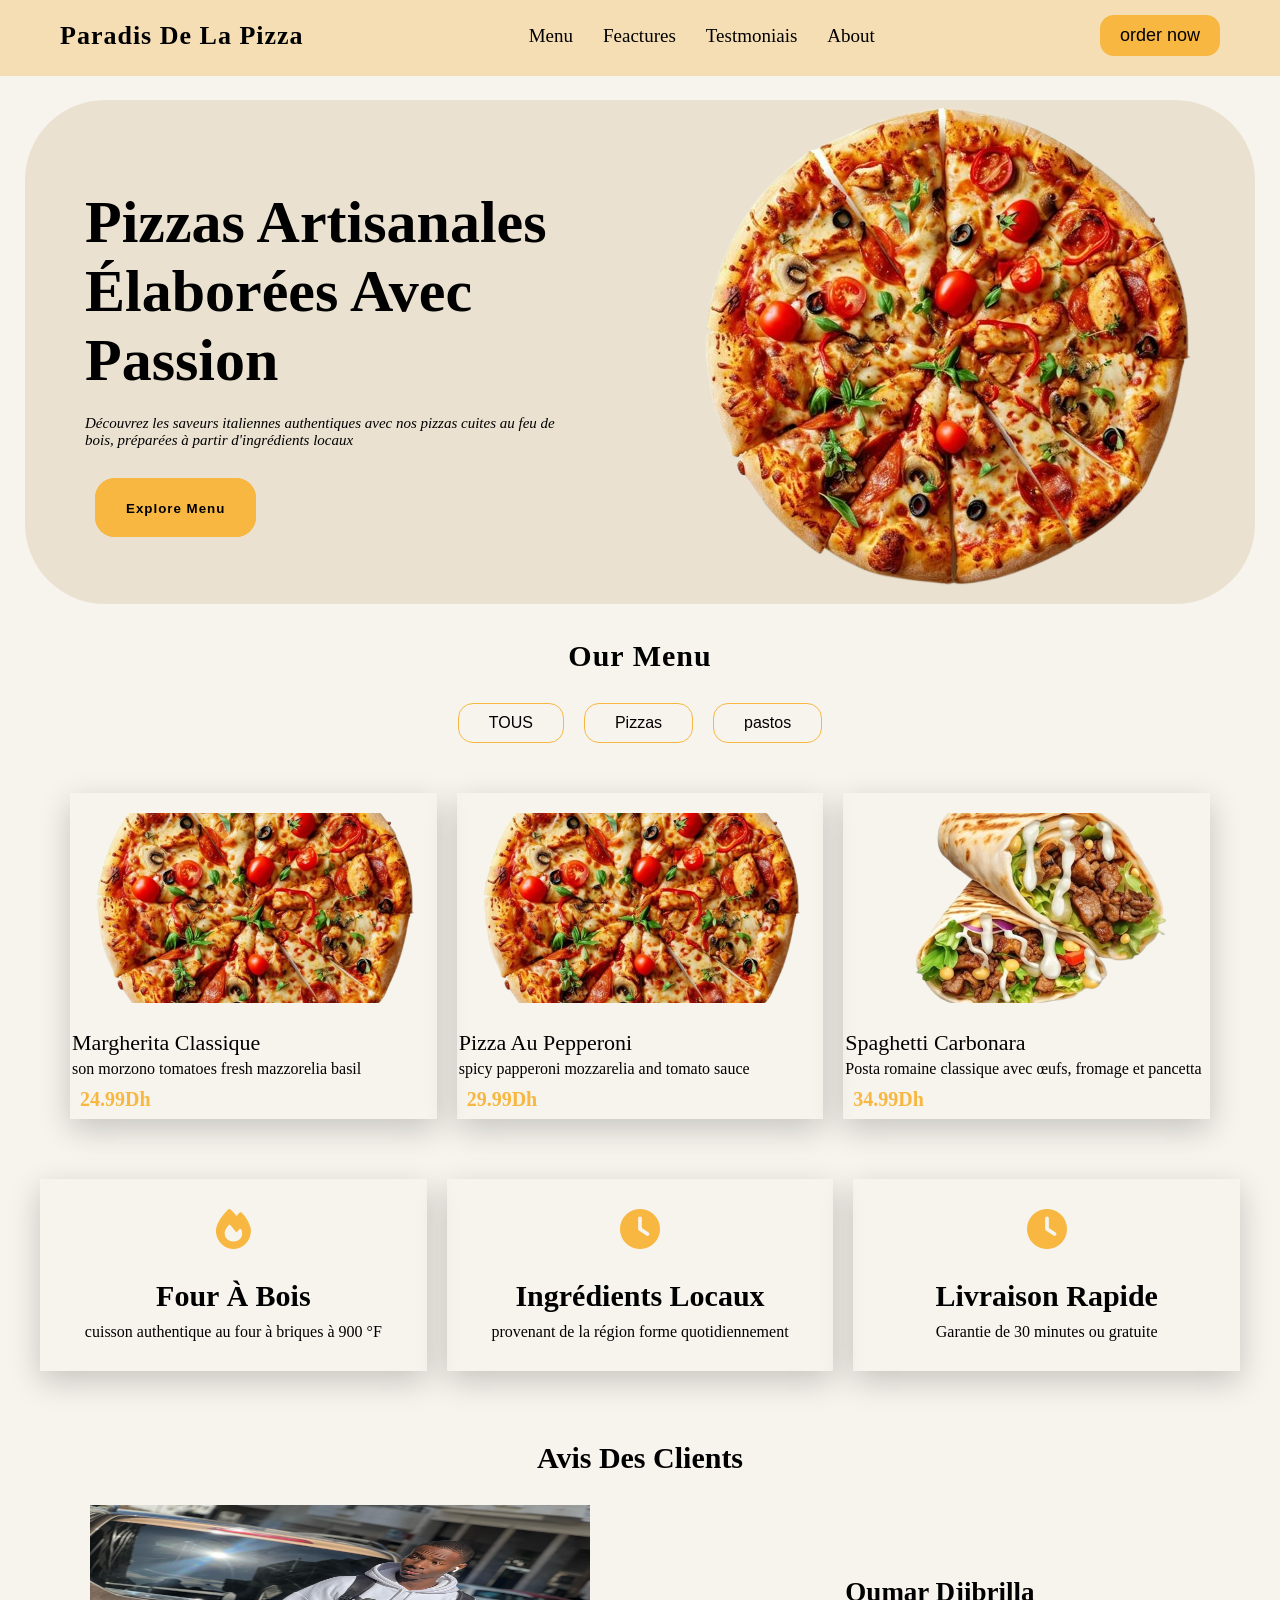
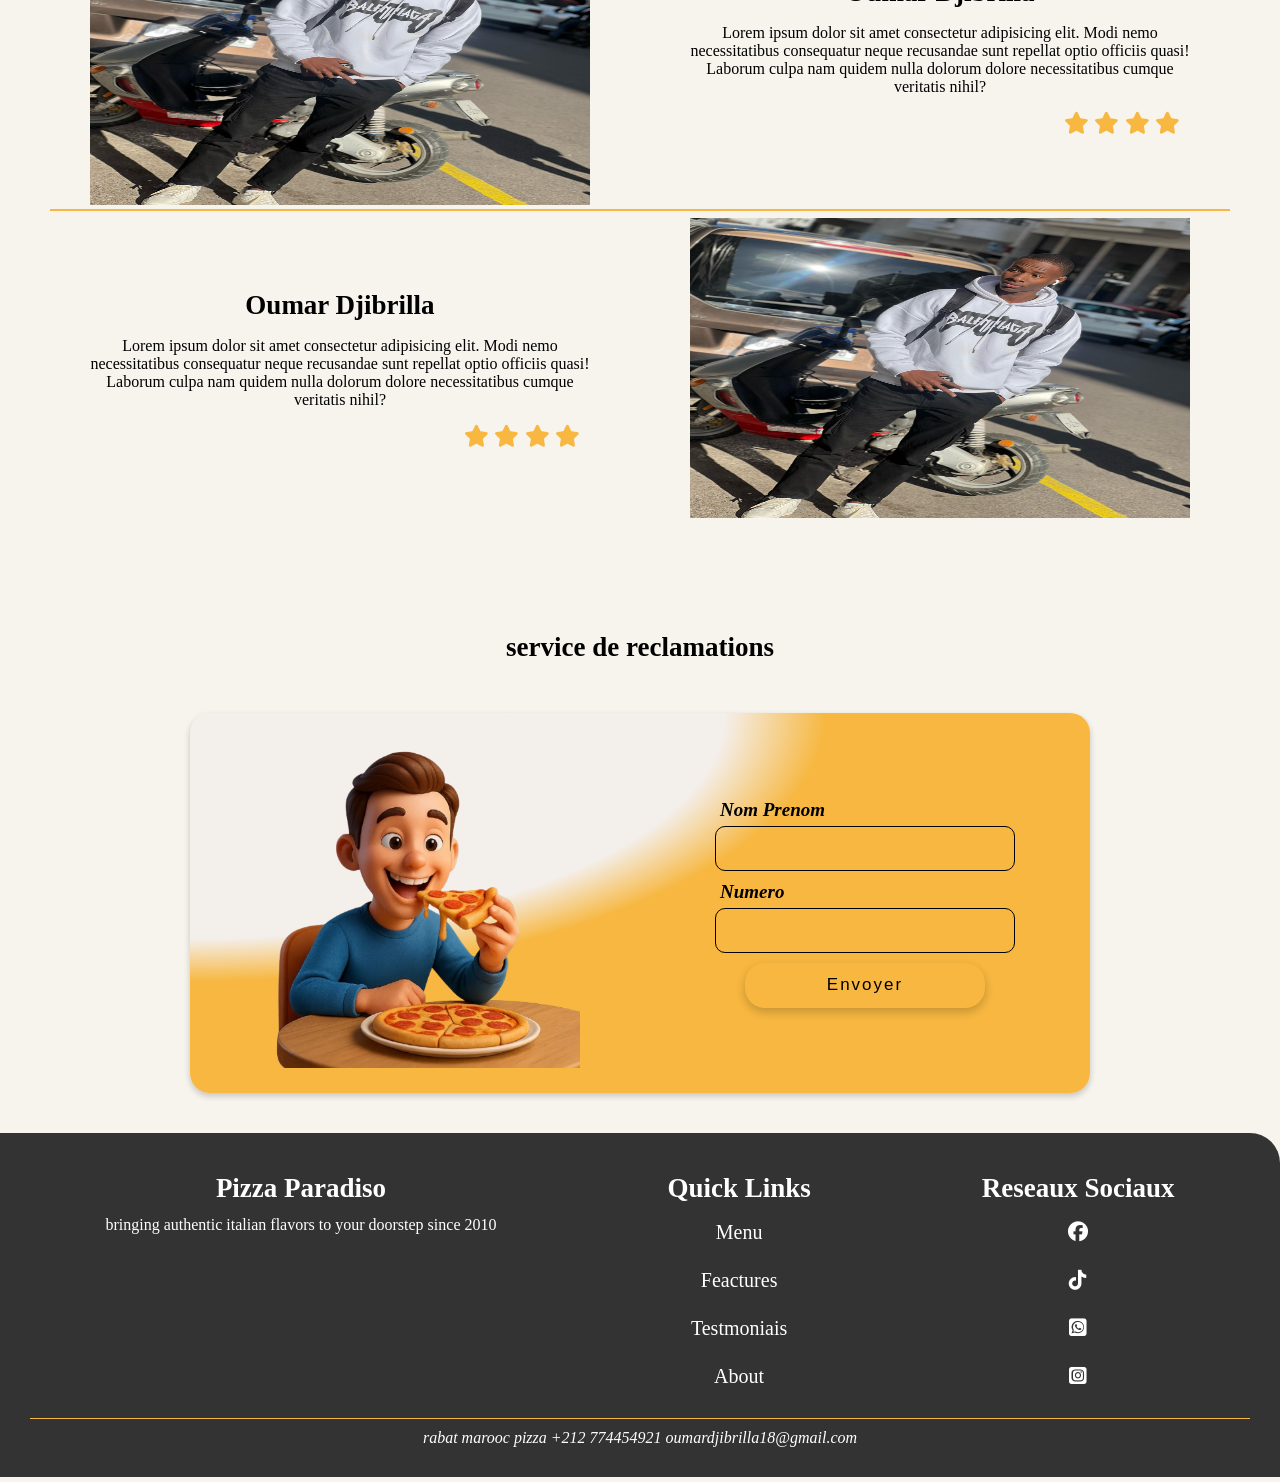
<file: index.html>
<!DOCTYPE html>
<html lang="en">
<head>
    <meta charset="UTF-8">
    <meta name="viewport" content="width=device-width, initial-scale=1.0">
    <title>le bon gout </title>
    <link rel="stylesheet" href="page-principales.css">
    <link rel="stylesheet" href="https://cdnjs.cloudflare.com/ajax/libs/font-awesome/6.7.2/css/all.min.css" integrity="sha512-Evv84Mr4kqVGRNSgIGL/F/aIDqQb7xQ2vcrdIwxfjThSH8CSR7PBEakCr51Ck+w+/U6swU2Im1vVX0SVk9ABhg==" crossorigin="anonymous" referrerpolicy="no-referrer" />
</head>
<body>
     <header>
        <h1> paradis de la pizza</h1>
        <nav>
            <a href="#">menu</a>
            <a href="#">feactures</a>
            <a href="#">testmoniais</a>
            <a href="#">about</a>
        </nav>
        <a href="#" class="boutton-header"><button>order now</button></a>
        <button class="menu-icone"><i class="fa-solid fa-bars"></i></button>
       
     </header>

     <section class="section-accuille">
        <div class="card-section-accuille">
            <div class="div-text-section-accuille">
                    <div class="div-text-titre"> pizzas artisanales élaborées avec passion</div>
                    <div class="div-text-paragraphe">
                        Découvrez les saveurs italiennes authentiques avec nos pizzas cuites au feu de bois, préparées à partir d'ingrédients locaux
                    </div>
                    <a href="#" class="boutton-menu"><button>explore menu</button></a> 
            </div>
            <div class="div-image-section-accuille">
                <img src="image-restaurant/accuille-image.png" alt="">
            </div>
        </div>
        
     </section>

     <section class="conteaire-section">
                 <h1 class="contenaire-text-h1"> our menu</h1>
                 <div class="contenaire-boutton">
                    <button class="boutton-plats1">TOUS</button>
                    <button class="boutton-plats2">Pizzas</button>
                    <button class="boutton-plats3">pastos</button>
                 </div>
             <div class="contenaire-globale-div">
                   <div class="contenaire-div"  data-type ="pizza">
                        <img src="image-restaurant/accuille-image.png" alt="">
                        <h2>Margherita classique</h2>
                        <p>son morzono tomatoes fresh mazzorelia basil</p>
                        <h3>24.99Dh</h3>
                   </div>
                   <div class="contenaire-div"  data-type ="pizza">
                        <img src="image-restaurant/accuille-image.png" alt="" >
                       <h2>pizza au pepperoni </h2>
                       <p>spicy papperoni mozzarelia and tomato sauce</p>
                       <h3>29.99Dh</h3>
                   </div>
                   <div class="contenaire-div" data-type ="autre">                     
                       <img src="image-restaurant/posta.png" alt="">
                       <h2>spaghetti carbonara</h2>
                       <p>Posta romaine classique avec œufs, fromage et pancetta</p>
                       <h3>34.99Dh</h3>
                   </div>
             </div>
     </section>

     <section class="section-detaille">
        <div class="div-detaille">
            <i class="fa-solid fa-fire"></i>
            <h2>four à bois</h2>
            <p>cuisson authentique au four à briques à 900 °F</p>
        </div>
        <div class="div-detaille">
            <i class="fa-solid fa-clock"></i>
            <h2>ingrédients locaux</h2>
            <p>provenant de la région forme quotidiennement</p>
        </div>
        <div class="div-detaille">
            <i class="fa-solid fa-clock"></i>
            <h2>livraison rapide</h2>
            <p>Garantie de 30 minutes ou gratuite</p>
        </div>
     </section>
     <article class="avis-client">
        <div class="div-client-avis-titre"> <h1>Avis des clients</h1></div>
          <div class="div-avis">
                    <div class="div-avis-image"><img src="image-restaurant/image-avis.jpg" alt="" height="300px"></div>
                    <div class="div-avis-text">
                        <h1>Oumar Djibrilla</h1>
                        <p>Lorem ipsum dolor sit amet consectetur adipisicing elit. Modi nemo necessitatibus consequatur neque recusandae sunt repellat optio officiis quasi! Laborum culpa nam quidem nulla dolorum dolore necessitatibus cumque veritatis nihil?</p>
                        <div class="div-avis-etoile">
                            <i class="fa-solid fa-star"></i>
                            <i class="fa-solid fa-star"></i>
                            <i class="fa-solid fa-star"></i>
                            <i class="fa-solid fa-star"></i>
                        </div>
                    </div>  
          </div>
          <div class="tire-avis"></div>
          <div class="div-avis">
                    <div class="div-avis-text">
                        <h1>Oumar Djibrilla</h1>
                        <p>Lorem ipsum dolor sit amet consectetur adipisicing elit. Modi nemo necessitatibus consequatur neque recusandae sunt repellat optio officiis quasi! Laborum culpa nam quidem nulla dolorum dolore necessitatibus cumque veritatis nihil?</p>
                        <div class="div-avis-etoile">
                            <i class="fa-solid fa-star"></i>
                            <i class="fa-solid fa-star"></i>
                            <i class="fa-solid fa-star"></i>
                            <i class="fa-solid fa-star"></i>
                        </div>
                    </div>
                    <div class="div-avis-image"><img src="image-restaurant/image-avis.jpg" alt="" height="300px"></div>
          </div>
     </article>
     <article class="nous-contacter">
         <div class="div-titre-contacter-formulaire"><h1>service de reclamations</h1></div>
         <div class="div-contact-formulaire">
            <div class="div-vite-contact"></div>
            <form action="">
                <div class="div-input">
                    <label for="nom">Nom prenom</label>
                    <input type="text" name="nom" id="nom">
                </div>
                <div class="div-input">
                    <label for="numero">numero</label>
                    <input type="number" name="numero" id="numero">
                </div>
                <div class="div-contact-boutton"><button type="submit" class="envoie-formulaire"> Envoyer</button></div>
            </form>
        </div>
     </article>
     <footer>
        <div class="div-global-footer">
             <div class="div-footer">
                <h1>pizza paradiso</h1>
                <p>bringing authentic italian flavors to your doorstep since 2010</p>
             </div>
             <div class="div-footer">
                <h1>quick links</h1>
                <ul>
                    <li><a href="#">Menu</a></li>
                    <li><a href="#">feactures</a></li>
                    <li><a href="#">testmoniais</a></li>
                    <li><a href="#">About</a></li>
                </ul>
             </div>
             <div class="div-footer">
                <h1>reseaux sociaux</h1>
                <ul>
                    <li><a href="#"><i class="fa-brands fa-facebook"></i></a></li>
                    <li><a href="#"><i class="fa-brands fa-tiktok"></i></a></li>
                    <li><a href="#"><i class="fa-brands fa-square-whatsapp"></i></a></li>
                    <li><a href="#"> <i class="fa-brands fa-square-instagram"></i></a></li>
                </ul>
             </div>
        </div>
        <div class="div-footer-adresse">
            <address>
                rabat marooc pizza 
                +212 774454921
                oumardjibrilla18@gmail.com
            </address>
         </div>
     </footer>
     <script src="page-principale.js"></script>
</body>
</html>
</file>
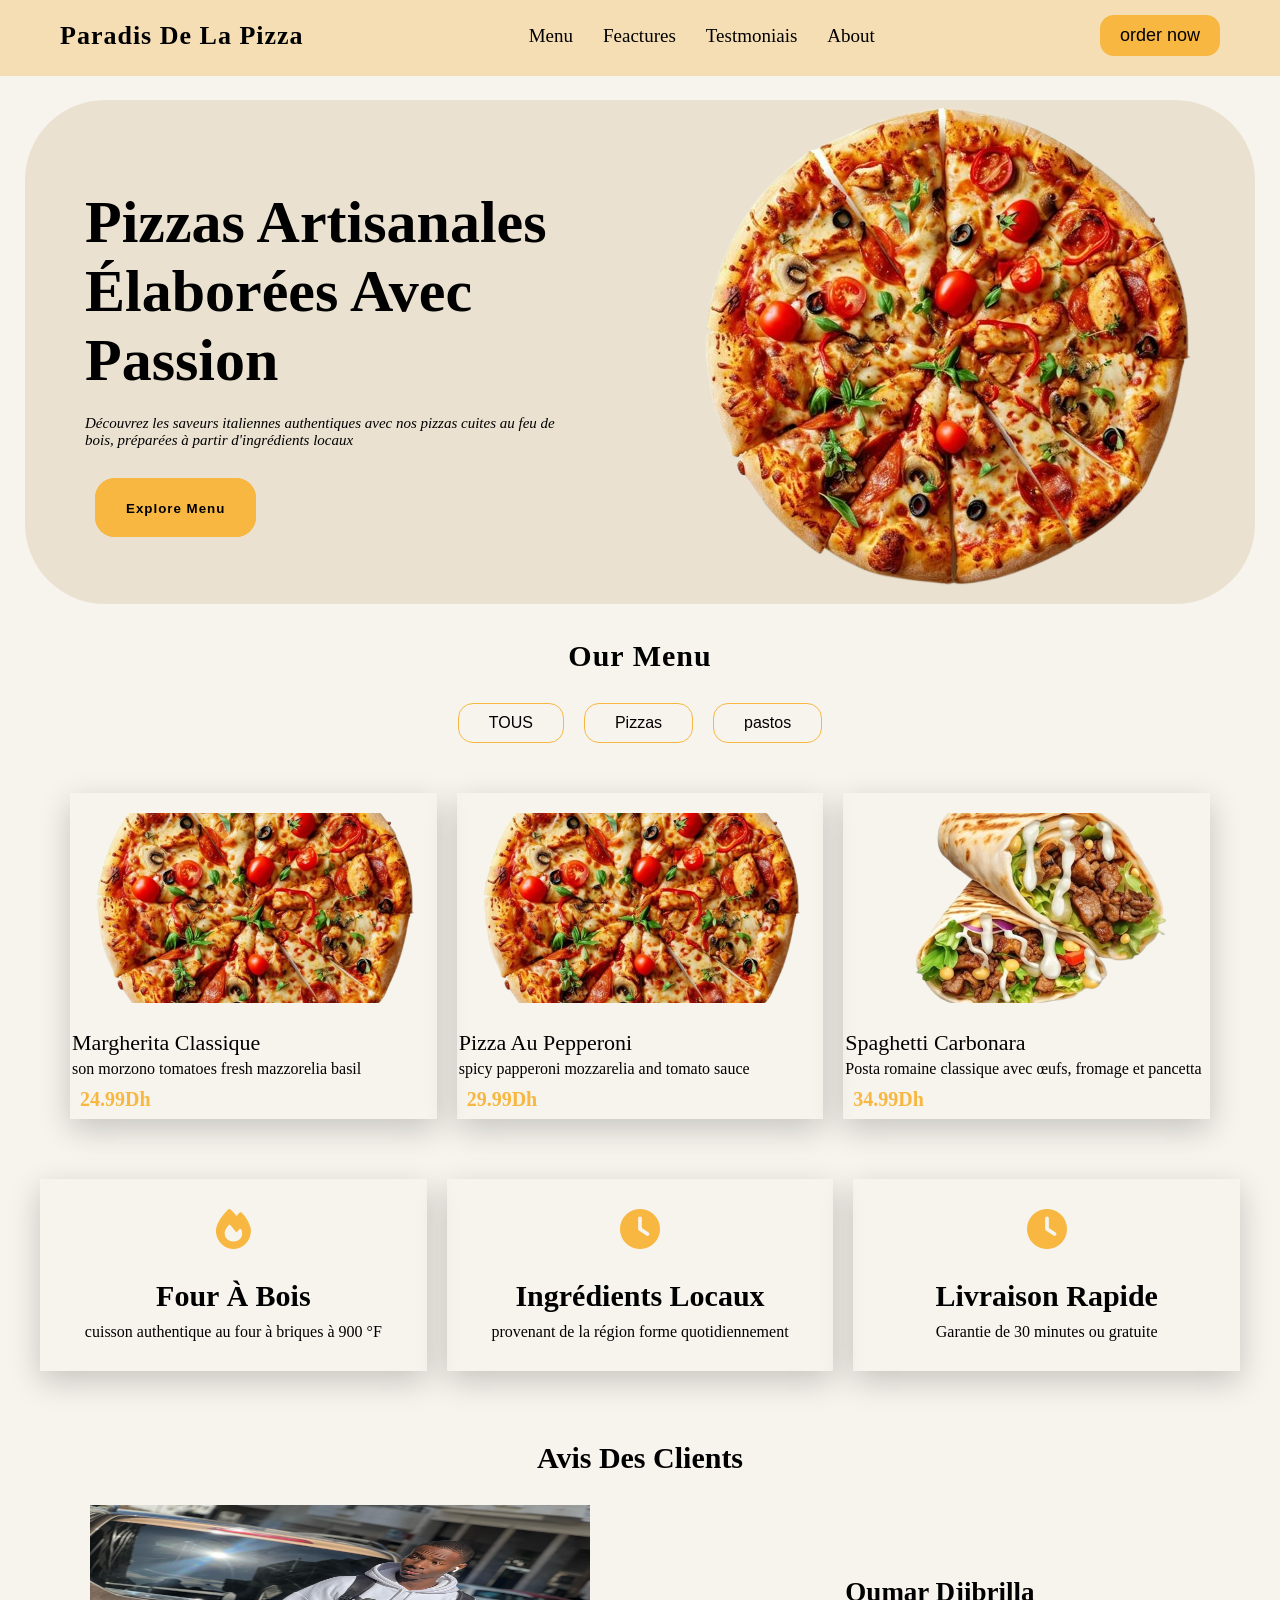
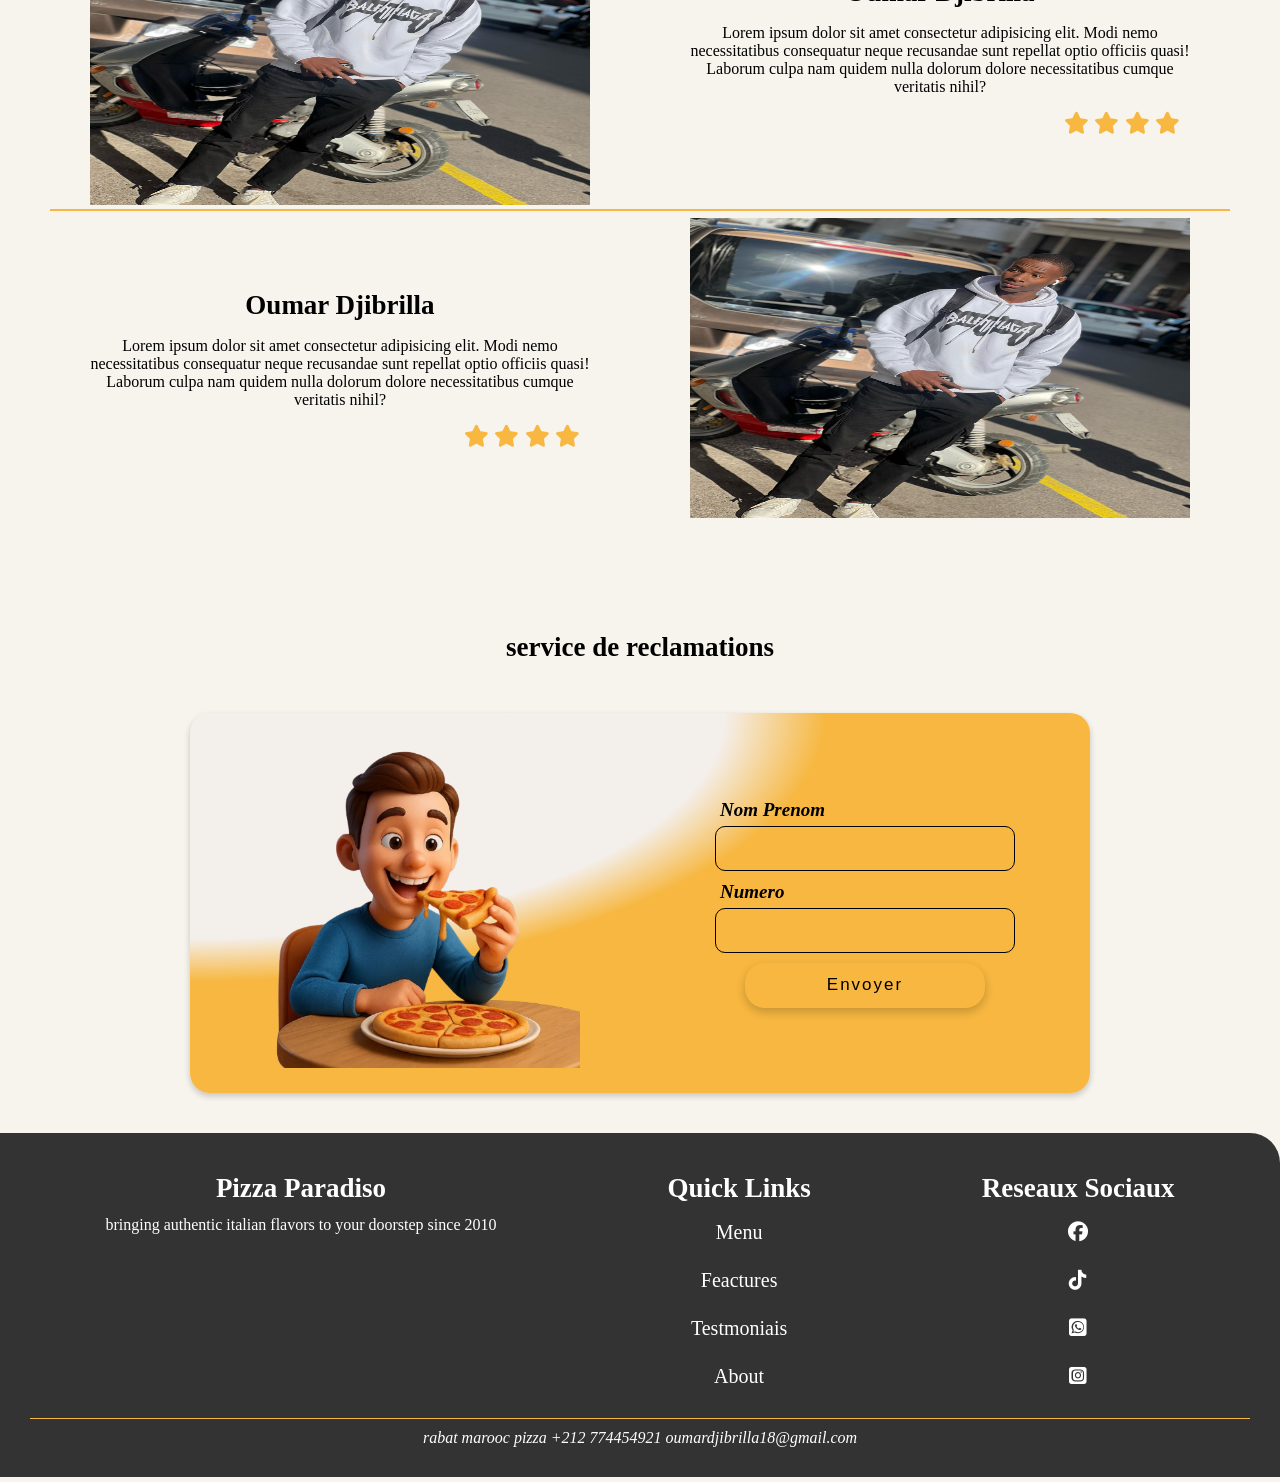
<file: page-principale.html>
<!DOCTYPE html>
<html lang="en">
<head>
    <meta charset="UTF-8">
    <meta name="viewport" content="width=device-width, initial-scale=1.0">
    <title>le bon gout </title>
    <link rel="stylesheet" href="page-principales.css">
    <link rel="stylesheet" href="https://cdnjs.cloudflare.com/ajax/libs/font-awesome/6.7.2/css/all.min.css" integrity="sha512-Evv84Mr4kqVGRNSgIGL/F/aIDqQb7xQ2vcrdIwxfjThSH8CSR7PBEakCr51Ck+w+/U6swU2Im1vVX0SVk9ABhg==" crossorigin="anonymous" referrerpolicy="no-referrer" />
</head>
<body>
     <header>
        <h1> paradis de la pizza</h1>
        <nav>
            <a href="page-principale.html">menu</a>
            <a href="page-article.html">feactures</a>
            <a href="page-contact.html">testmoniais</a>
            <a href="page-contact.html">about</a>
        </nav>
        <a href="#" class="boutton-header"><button>order now</button></a>
        <button class="menu-icone"><i class="fa-solid fa-bars"></i></button>
       
     </header>

     <section class="section-accuille">
        <div class="card-section-accuille">
            <div class="div-text-section-accuille">
                    <div class="div-text-titre"> pizzas artisanales élaborées avec passion</div>
                    <div class="div-text-paragraphe">
                        Découvrez les saveurs italiennes authentiques avec nos pizzas cuites au feu de bois, préparées à partir d'ingrédients locaux
                    </div>
                    <a href="#" class="boutton-menu"><button>explore menu</button></a> 
            </div>
            <div class="div-image-section-accuille">
                <img src="/image-restaurant/accuille-image.png" alt="">
            </div>
        </div>
        
     </section>

     <section class="conteaire-section">
                 <h1 class="contenaire-text-h1"> our menu</h1>
                 <div class="contenaire-boutton">
                    <button class="boutton-plats1">TOUS</button>
                    <button class="boutton-plats2">Pizzas</button>
                    <button class="boutton-plats3">pastos</button>
                 </div>
             <div class="contenaire-globale-div">
                   <div class="contenaire-div"  data-type ="pizza">
                        <img src="/image-restaurant/accuille-image.png" alt="">
                        <h2>Margherita classique</h2>
                        <p>son morzono tomatoes fresh mazzorelia basil</p>
                        <h3>24.99Dh</h3>
                   </div>
                   <div class="contenaire-div"  data-type ="pizza">
                        <img src="/image-restaurant/accuille-image.png" alt="" >
                       <h2>pizza au pepperoni </h2>
                       <p>spicy papperoni mozzarelia and tomato sauce</p>
                       <h3>29.99Dh</h3>
                   </div>
                   <div class="contenaire-div" data-type ="autre">                     
                       <img src="/image-restaurant/posta.png" alt="">
                       <h2>spaghetti carbonara</h2>
                       <p>Posta romaine classique avec œufs, fromage et pancetta</p>
                       <h3>34.99Dh</h3>
                   </div>
             </div>
     </section>

     <section class="section-detaille">
        <div class="div-detaille">
            <i class="fa-solid fa-fire"></i>
            <h2>four à bois</h2>
            <p>cuisson authentique au four à briques à 900 °F</p>
        </div>
        <div class="div-detaille">
            <i class="fa-solid fa-clock"></i>
            <h2>ingrédients locaux</h2>
            <p>provenant de la région forme quotidiennement</p>
        </div>
        <div class="div-detaille">
            <i class="fa-solid fa-clock"></i>
            <h2>livraison rapide</h2>
            <p>Garantie de 30 minutes ou gratuite</p>
        </div>
     </section>
     <article class="avis-client">
        <div class="div-client-avis-titre"> <h1>Avis des clients</h1></div>
          <div class="div-avis">
                    <div class="div-avis-image"><img src="/image-restaurant/image-avis.jpg" alt="" height="300px"></div>
                    <div class="div-avis-text">
                        <h1>Oumar Djibrilla</h1>
                        <p>Lorem ipsum dolor sit amet consectetur adipisicing elit. Modi nemo necessitatibus consequatur neque recusandae sunt repellat optio officiis quasi! Laborum culpa nam quidem nulla dolorum dolore necessitatibus cumque veritatis nihil?</p>
                        <div class="div-avis-etoile">
                            <i class="fa-solid fa-star"></i>
                            <i class="fa-solid fa-star"></i>
                            <i class="fa-solid fa-star"></i>
                            <i class="fa-solid fa-star"></i>
                        </div>
                    </div>  
          </div>
          <div class="tire-avis"></div>
          <div class="div-avis">
                    <div class="div-avis-text">
                        <h1>Oumar Djibrilla</h1>
                        <p>Lorem ipsum dolor sit amet consectetur adipisicing elit. Modi nemo necessitatibus consequatur neque recusandae sunt repellat optio officiis quasi! Laborum culpa nam quidem nulla dolorum dolore necessitatibus cumque veritatis nihil?</p>
                        <div class="div-avis-etoile">
                            <i class="fa-solid fa-star"></i>
                            <i class="fa-solid fa-star"></i>
                            <i class="fa-solid fa-star"></i>
                            <i class="fa-solid fa-star"></i>
                        </div>
                    </div>
                    <div class="div-avis-image"><img src="/image-restaurant/image-avis.jpg" alt="" height="300px"></div>
          </div>
     </article>
     <article class="nous-contacter">
         <div class="div-titre-contacter-formulaire"><h1>service de reclamations</h1></div>
         <div class="div-contact-formulaire">
            <div class="div-vite-contact"></div>
            <form action="">
                <div class="div-input">
                    <label for="nom">Nom prenom</label>
                    <input type="text" name="nom" id="nom">
                </div>
                <div class="div-input">
                    <label for="numero">numero</label>
                    <input type="number" name="numero" id="numero">
                </div>
                <div class="div-contact-boutton"><button type="submit" class="envoie-formulaire"> Envoyer</button></div>
            </form>
        </div>
     </article>
     <footer>
        <div class="div-global-footer">
             <div class="div-footer">
                <h1>pizza paradiso</h1>
                <p>bringing authentic italian flavors to your doorstep since 2010</p>
             </div>
             <div class="div-footer">
                <h1>quick links</h1>
                <ul>
                    <li><a href="#">Menu</a></li>
                    <li><a href="#">feactures</a></li>
                    <li><a href="#">testmoniais</a></li>
                    <li><a href="#">About</a></li>
                </ul>
             </div>
             <div class="div-footer">
                <h1>reseaux sociaux</h1>
                <ul>
                    <li><a href="#"><i class="fa-brands fa-facebook"></i></a></li>
                    <li><a href="#"><i class="fa-brands fa-tiktok"></i></a></li>
                    <li><a href="#"><i class="fa-brands fa-square-whatsapp"></i></a></li>
                    <li><a href="#"> <i class="fa-brands fa-square-instagram"></i></a></li>
                </ul>
             </div>
        </div>
        <div class="div-footer-adresse">
            <address>
                rabat marooc pizza 
                +212 774454921
                oumardjibrilla18@gmail.com
            </address>
         </div>
     </footer>
     <script src="page-principale.js"></script>
</body>
</html>
</file>
<file: page-principales.css>
*{
    margin: 0;
    padding: 0;
    box-sizing: border-box;
    list-style: none;
    text-decoration: none;
}
body{
    background-color: rgba(216, 202, 173, 0.2);
}
:root{
   --color-text: rgb(247, 183, 64)
}

/* le code du header */
header{
    padding: 15px 40px 20px 40px ;
    display: flex;
    justify-content: space-between;
    text-align: center;
    align-items: center;
    position: fixed;
    top: 0px;
    width: 100%;
    z-index: 100;
    background-color: wheat;
}
header h1{
    font-size: 26px;
    text-transform: capitalize;
    font-weight: 700;
    letter-spacing: 1px;
    margin-left: 20px;

}
nav {
    display: flex;
    gap: 30px;
}
nav a{

    font-size: 19px;
    text-transform: capitalize;
    font-weight: 400;
    color: black;
    transition: all 0.1s ease;
}
nav a:hover{
    color: var(--color-text);
    border-bottom: 1px solid var(--color-text);
}
.boutton-header{
   padding: 10px 20px ;
   background-color: var(--color-text);
   color: black;
   border-radius: 14px;
   margin-right: 20px;
}
.boutton-header button{
    width: 100%;
    border: none;
    background:none;
    font-size: 18px;
}
.menu-icone{
   background: none;
   border: none;
   outline: none;
   display: none;
}
.menu-icone i{
    font-size: 25px;
    color: var(--color-text);
    cursor: pointer;
}
.menu-icone i:hover{
    transition: all 0.2s ease;
    transform: translateY(-4px);
}
/* le code pour la section d'accuille */
.section-accuille{
    width: 100%;
    padding: 25px;
    margin-top: 75px;
    
}
.card-section-accuille {
    display: flex;
    align-items: center;
    justify-content: space-evenly;
    flex-wrap:wrap-reverse;
    gap: 30px;
    border-radius: 80px;
    background-color: rgba(178, 149, 91, 0.2);
}
.div-text-section-accuille{
    width: 500px;
}
.div-text-titre{
    font-size: 60px;
    margin-bottom: 20px;
    text-transform: capitalize;
    font-weight: 700;
}
.div-text-paragraphe{
    font-size: 15px;
    font-weight: 400;
    font-style: italic;
    margin-bottom: 50px;
}
.boutton-menu{
    padding: 20px 30px;
    background-color: var(--color-text);
    border: 1px solid var(--color-text);
    margin-left: 10px;
    border-radius: 20px;
}
.boutton-menu button{
    border: none;
    background: none;
    text-transform: capitalize;
    letter-spacing: 1px;
    font-weight: 600;
}
.div-image-section-accuille{
    width: 500px;
    margin-left: 20px;
}
.div-image-section-accuille img{
     object-fit: cover;
     width: 100%;
}

/* le code pour la section de menu */
.conteaire-section{
  
}
.contenaire-text-h1{
    text-align: center;
    font-size: 30px;
    padding: 10px 20px ;
    font-weight: 700;
    text-transform: capitalize;
    letter-spacing: 1px;
    margin-bottom: 10px;
}
.contenaire-boutton{
    display: flex;
    gap: 20px;
    align-items: center;
    justify-content: center;
    margin-top: 20px;
    
}
.contenaire-boutton button{
     background: transparent;
     padding: 10px 30px;
     font-size: 16px;
     border-radius: 15px;
     border: 1px solid var(--color-text);
     cursor: pointer;
     transition: all 0.1s ease-in;
}
.contenaire-boutton button:hover{
    background-color: var(--color-text);
    transform: translateY(3px );
}

.contenaire-globale-div{
    display: grid;
    grid-template-columns: repeat(auto-fit , minmax(300px ,1fr));
    gap:20px;
    margin-top: 10px;
    padding: 40px 70px;

}
.contenaire-div{
    box-shadow: 0px 10px 30px rgba(0,0, 0, 0.2);
}
.contenaire-div img{
      height: 230px;
      width: 100%;
      object-fit: cover;
      padding: 20px;
}
.contenaire-div h2{
    font-size: 22px;
    font-weight: 500;
    text-transform: capitalize;
    margin: 3px 0px 4px 2px;
}
.contenaire-div p{
    margin: 3px 0px 4px 2px;
}
.contenaire-div h3{
    font-size: 20px;
    color: var(--color-text);
    margin: 10px 0px 8px 10px;
}

/*le code pour la section 3 */
.section-detaille{
    display: grid;
    grid-template-columns: repeat(auto-fit , minmax(300px ,1fr));
    gap: 20px;
    padding: 20px 40px;
}
.div-detaille{
    text-align: center;
    padding: 30px 40px;
    background: transparent;
    box-shadow: 0px 10px 30px rgba(0,0, 0, 0.2);
}
.div-detaille i{
    font-size: 40px;
    color: var(--color-text);
    margin-bottom: 30px;
}
.div-detaille h2{
    font-size: 30px;
    text-transform: capitalize;
    margin-bottom: 10px;
}
.div-detaille p{
    font-size: 16px;
}
/* le code de l'article pour 1*/

.avis-client{
    padding: 50px;
}
.div-client-avis-titre{
    text-align: center; 
   
}
.div-client-avis-titre h1{
    font-size: 30px;
    text-transform: capitalize;
    margin-bottom: 30px;
}

.div-avis{
    display: flex;
    align-items: center;
    justify-content: space-around;
    gap: 20px;
    margin-top: 7px;
}
.div-avis-image{
    width: 500px;
    text-align: center;
}
.div-avis-image img{
    width: 100%;
}
.div-avis-text{
    width: 500px;
    text-align: center;
}
.div-avis-text h1{
     margin-bottom: 16px;
     font-size: 27px;
     font-weight: 20px;
     text-transform: capitalize;
}
.div-avis-text p{
    margin-bottom: 15px;
}
.div-avis-etoile{
    margin-top: 10px;
    text-align: end;
    margin-right: 10px;
    font-size: 22px;
    color: var(--color-text);
}
.tire-avis{
    border: 0.5px solid var(--color-text);
}

/* le code pour le formulaire de contacter */
.nous-contacter{
    margin-top: 20px;
    padding: 40px;
}
.div-titre-contacter-formulaire{
    text-align: center;
    margin-bottom: 50px;
    
}
.div-titre-contacter-formulaire h1{
    font-size: 27px;
    font-weight: 700;
}
.div-contact-formulaire{
    display: flex;
    align-items: center;
    justify-content: space-between;
    width: 900px;
    height: 380px;
    margin: 0 auto;
    background: radial-gradient(ellipse at top left,rgba(236, 227, 227, 0.3) 42%,rgb(247, 183, 64) 50%);
    border-radius: 20px;
    box-shadow: 0px 3px 6px rgba(0,0, 0, 0.2);
}
.div-vite-contact{
    height: 100%;
    width:50%;
    background-image: url(image-restaurant/reclamation-image.png);
    background-size: 330px;
    background-position: center;
    background-repeat: no-repeat;
}
form{
    height: 100%;
    width: 50%;
    border-radius: 20px;
    display: flex;
    flex-direction: column;
    justify-content: center;
    gap: 10px;
}
.div-input{
    display: flex;
    flex-direction: column;
    justify-content: center;
    width: 300px;
    margin: 0 auto;
   
}
.div-input label{
    margin-bottom: 5px;
    margin-left: 5px;
    text-transform: capitalize;
    font-weight: bold;
    font-size: 19px;
    font-style: italic;
   
}
.div-input input {
     padding: 6px;
     border-radius: 10px;
     width: 100%;
     height: 45px;
     border: 1px solid black;
     background: none;
     
}
.div-input textarea{
     border-radius: 10px;
     width: 100%;
     height: 55px;
     border: 1px solid black;
     background: none;
     padding: 6px;
}
.div-contact-boutton{
    text-align: center;
}
.div-contact-boutton button{
    width: 240px;
    height: 45px;
    border-radius: 20px;
    background: none;
    outline: none;
    letter-spacing: 2px;
    font-size: 17px;
    border: none;
    box-shadow: 0px 4px 10px rgba(0,0, 0, 0.2);
    cursor: pointer;
}
.div-contact-boutton button:hover{
    transform: translateY(-5px);
    transition: all 0.2s ease-in-out;
}

/* le code mon footer */
footer{
    background-color:#333;
    padding: 30px;
    margin-bottom: 5px;
    border-top-right-radius: 30px;
}
.div-global-footer{
    display: flex;
    justify-content: space-around;
    text-align: center;
    flex-wrap: wrap;
    gap: 20px;
}
.div-footer{
    margin-top: 10px;
} 
.div-footer h1{
    margin-bottom: 12px;
    text-transform: capitalize;
    font-size: 27px;
    font-weight: 670;
    color: white;
    
}
.div-footer p{
    color: white;
}
.div-footer ul{
    padding: 5px;
}
.div-footer ul li{
    margin-bottom: 25px;
    font-size: 20px;
}
.div-footer ul li a{
    color: black;
    padding-bottom: 8px;
    text-transform: capitalize;
    font-weight: 400;
    color: white;
}
.div-footer ul li a:hover{
   border-bottom: 2px solid var(--color-text);
}
.div-footer ul li a i{
   font-size: 20px;
}
.div-footer-adresse{
    text-align: center;
    padding-top: 10px;
    border-top: 1px solid var(--color-text);
    color: white;
    
}

/* la partie u code pour les media query la redimension de mon site */

@media (max-width:985px) { 
    header h1{
        font-size: 22px;
        margin-left: 5px;
    }
    nav {
        gap: 20px;
    }
    nav a{
        font-size: 17px;
    }
    .boutton-header{
        margin-right: 8px;
    }
    /* le code pour la section accuille*/
    .div-text-section-accuille{
        width: 600px;
        height: 300px;
    }
    .div-image-section-accuille{
        width: 400px;
    }
    /* la partie pour le formulaire */


    .div-contact-formulaire{
        width: 800px;
    }
    .nous-contacter{
       padding: 10px 40px 10px 18px;
    }
    footer{
        margin-top: 20px;
    }
 }

 @media (max-width:500px) {
    header{
       width: 100%;
    }
    header h1{
          margin-left: -25px;
          font-size: 16px;
    }
    .boutton-header{
        display: none;
    }
    .menu-icone{
        display: block;

    }
    .menu-icone i{
        color: black;
    }
    nav{
      background-color: var(--color-text);
      position: fixed;
      bottom: -6px;
      left: 0;
      right:0;
      height: 70px;
      display: flex;
      justify-content: center;
      align-items: center;
      border-top-right-radius: 15px;
      border-top-left-radius: 15px;
    }
    nav a{
        font-size: 20px;
    }
    /* la partie pour la section d'acuiile*/

    .section-accuille{
        padding: 15px;
    }
    .div-text-titre{
        font-size: 37px;
        margin-top:-5px;
    }
    .div-text-paragraphe{
        font-size: 18px;
        margin-top:-5px;
    }
    .boutton-menu{
        margin-bottom: 10px;
    }
    .card-section-accuille{
        padding: 10px;
        border-radius: 25px;
    }
   /* la partie du menu*/
   .conteaire-section{
      text-align: center;
    }
    .contenaire-boutton button{
        padding: 10px 15px;
    }
    .contenaire-globale-div {
        padding: 14px;
    }
    .section-detaille{
        padding: 20px;
    }
    /* la partie pour les avie des client*/
    .avis-client{
        padding: 15px;
    }
    /*le code pour le formulaire */
    .nous-contacter{
        padding: 10px;
    }
    .div-contact-formulaire{
        display: flex;
        justify-content: center;
        align-items: center;
        flex-direction: column;
        width: 360px;
        height: 500px;
    }
    form{
        width: 100%;
    }
    .div-contact-boutton{
        margin-top: 20px;
    }
    .div-vite-contact {
        width: 100%;
        height: 200px; /* ou une hauteur adaptée */
        background-image: url(image-restaurant/reclamation-image.png);
        background-size: contain; /* ou cover si tu préfères */
        background-position: center;
        background-repeat: no-repeat;
    }
    footer{
        border-top-left-radius:30px;
        margin-bottom: 60px;
    }
 }
</file>
